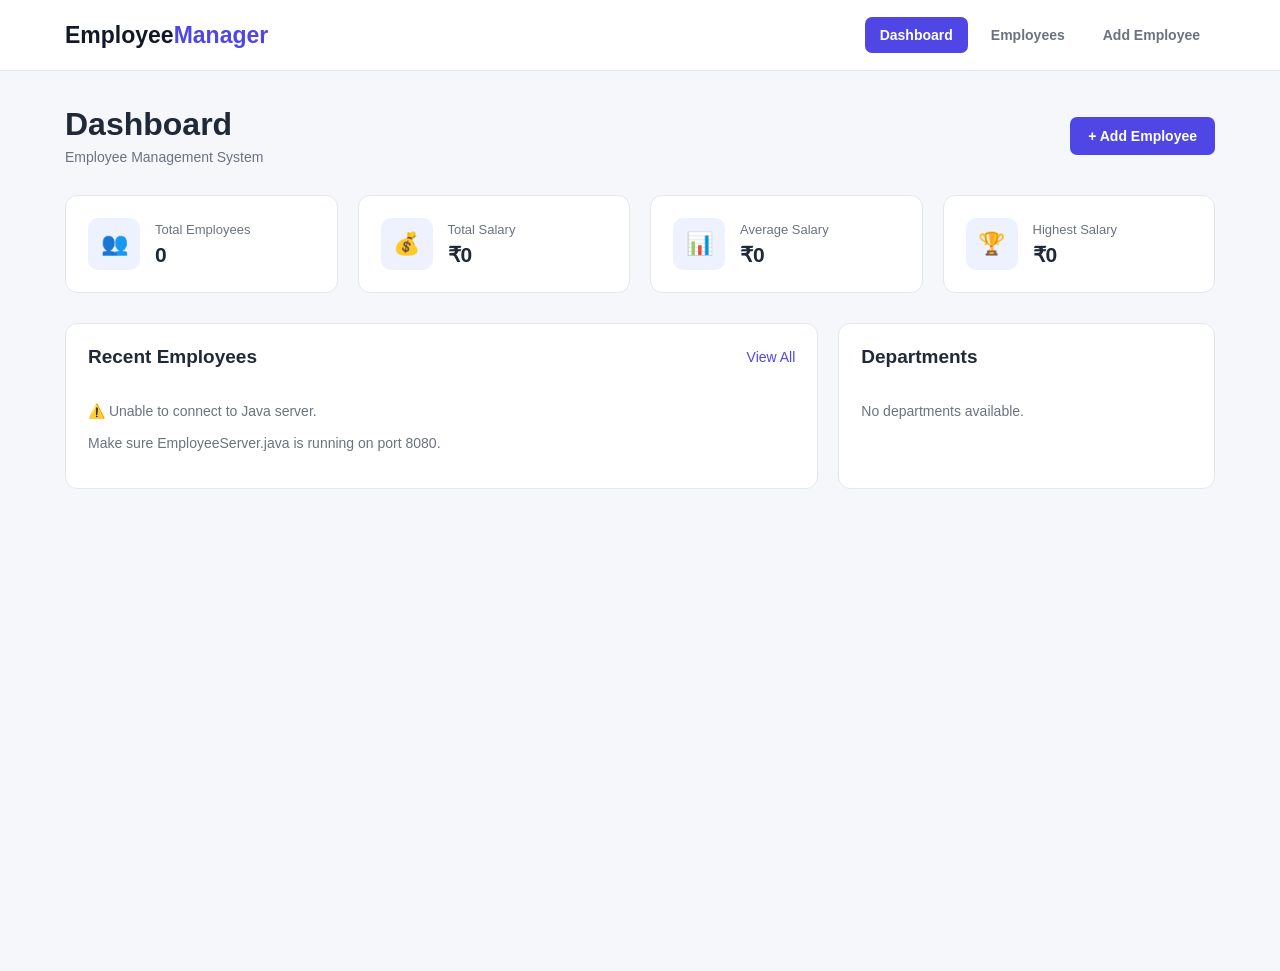
<file: EmployeeManagementSystem/frontend/index.html>
<!DOCTYPE html>
<html lang="en">

<head>

    <meta charset="UTF-8">

    <meta
        name="viewport"
        content="width=device-width, initial-scale=1.0"
    >

    <title>Employee Management System</title>

    <link
        rel="stylesheet"
        href="css/style.css"
    >

</head>

<body>

    <!-- ================= NAVBAR ================= -->

    <nav class="navbar">

        <div class="navbar-container">

            <div class="logo">
                Employee<span>Manager</span>
            </div>

            <div class="nav-links">

                <button
                    onclick="showPage('dashboard')"
                    id="dashboardNav"
                    class="nav-btn active"
                >
                    Dashboard
                </button>

                <button
                    onclick="showPage('employees')"
                    id="employeesNav"
                    class="nav-btn"
                >
                    Employees
                </button>

                <button
                    onclick="showPage('addEmployee')"
                    id="addNav"
                    class="nav-btn"
                >
                    Add Employee
                </button>

            </div>

        </div>

    </nav>


    <!-- ================= MAIN ================= -->

    <main class="main-container">


        <!-- ================= DASHBOARD ================= -->

        <section
            id="dashboardPage"
            class="page"
        >

            <div class="page-header">

                <div>

                    <h1>
                        Dashboard
                    </h1>

                    <p>
                        Employee Management System
                    </p>

                </div>

                <button
                    class="primary-btn"
                    onclick="showPage('addEmployee')"
                >
                    + Add Employee
                </button>

            </div>


            <!-- STATISTICS -->

            <div class="stats-grid">

                <div class="stat-card">

                    <div class="stat-icon">
                        👥
                    </div>

                    <div>

                        <p>
                            Total Employees
                        </p>

                        <h2 id="totalEmployees">
                            0
                        </h2>

                    </div>

                </div>


                <div class="stat-card">

                    <div class="stat-icon">
                        💰
                    </div>

                    <div>

                        <p>
                            Total Salary
                        </p>

                        <h2 id="totalSalary">
                            ₹0
                        </h2>

                    </div>

                </div>


                <div class="stat-card">

                    <div class="stat-icon">
                        📊
                    </div>

                    <div>

                        <p>
                            Average Salary
                        </p>

                        <h2 id="averageSalary">
                            ₹0
                        </h2>

                    </div>

                </div>


                <div class="stat-card">

                    <div class="stat-icon">
                        🏆
                    </div>

                    <div>

                        <p>
                            Highest Salary
                        </p>

                        <h2 id="highestSalary">
                            ₹0
                        </h2>

                    </div>

                </div>

            </div>


            <!-- DASHBOARD CONTENT -->

            <div class="dashboard-grid">


                <!-- RECENT EMPLOYEES -->

                <div class="dashboard-section">

                    <div class="section-header">

                        <h2>
                            Recent Employees
                        </h2>

                        <button
                            onclick="showPage('employees')"
                            class="view-link"
                        >
                            View All
                        </button>

                    </div>

                    <div id="recentEmployees">

                        <p class="no-data">
                            No employees available.
                        </p>

                    </div>

                </div>


                <!-- DEPARTMENTS -->

                <div class="dashboard-section">

                    <div class="section-header">

                        <h2>
                            Departments
                        </h2>

                    </div>

                    <div id="departments">

                        <p class="no-data">
                            No departments available.
                        </p>

                    </div>

                </div>

            </div>

        </section>



        <!-- ================= EMPLOYEES ================= -->

        <section
            id="employeesPage"
            class="page hidden"
        >

            <div class="page-header">

                <div>

                    <h1>
                        Employees
                    </h1>

                    <p>
                        Manage all employees
                    </p>

                </div>

                <button
                    class="primary-btn"
                    onclick="showPage('addEmployee')"
                >
                    + Add Employee
                </button>

            </div>


            <!-- SEARCH -->

            <div class="search-container">

                <span>
                    🔍
                </span>

				<input
				    type="text"
				    id="searchInput"
				    placeholder="Search by ID, name, department or role..."
				    oninput="searchEmployees()"
				>

            </div>


            <div class="result-info">

                Showing
                <strong id="employeeCount">
                    0
                </strong>
                employees

            </div>


            <!-- TABLE -->

            <div class="table-container">

                <table>

                    <thead>

                        <tr>

                            <th>
                                ID
                            </th>

                            <th>
                                Employee
                            </th>

                            <th>
                                Department
                            </th>

                            <th>
                                Role
                            </th>

                            <th>
                                Salary
                            </th>

                            <th>
                                Actions
                            </th>

                        </tr>

                    </thead>

                    <tbody id="employeeTableBody">

                    </tbody>

                </table>

            </div>

        </section>



        <!-- ================= ADD EMPLOYEE ================= -->

        <section
            id="addEmployeePage"
            class="page hidden"
        >

            <div class="page-header">

                <div>

					<h1 id="formTitle">
					    Add Employee
					</h1>
                    <p>
                        Add a new employee
                    </p>

                </div>

                <button
                    class="secondary-btn"
                    onclick="showPage('employees')"
                >
                    ← Back
                </button>

            </div>


            <div class="form-card">

                <form
                    id="employeeForm"
                    onsubmit="addEmployee(event)"
                >

                    <div
                        id="formError"
                        class="form-error hidden"
                    >
                    </div>


                    <div class="form-grid">


                        <!-- ID -->

                        <div class="form-group">

                            <label>
                                Employee ID *
                            </label>

                            <input
                                type="number"
                                id="employeeId"
                                placeholder="Example: 101"
                                required
                            >

                        </div>


                        <!-- NAME -->

                        <div class="form-group">

                            <label>
                                Employee Name *
                            </label>

                            <input
                                type="text"
                                id="employeeName"
                                placeholder="Example: Kranthi"
                                required
                            >

                        </div>


                        <!-- DEPARTMENT -->

                        <div class="form-group">

                            <label>
                                Department *
                            </label>

                            <select
                                id="employeeDepartment"
                                required
                            >

                                <option value="">
                                    Select Department
                                </option>

                                <option value="IT">
                                    IT
                                </option>

                                <option value="HR">
                                    HR
                                </option>

                                <option value="Finance">
                                    Finance
                                </option>

                                <option value="Marketing">
                                    Marketing
                                </option>

                                <option value="Operations">
                                    Operations
                                </option>

                            </select>

                        </div>


                        <!-- ROLE -->

                        <div class="form-group">

                            <label>
                                Role *
                            </label>

                            <select
                                id="employeeRole"
                                required
                            >

                                <option value="Developer">
                                    Developer
                                </option>

                                <option value="Manager">
                                    Manager
                                </option>

                                <option value="Tester">
                                    Tester
                                </option>

                                <option value="Employee">
                                    Employee
                                </option>

                            </select>

                        </div>


                        <!-- SALARY -->

                        <div class="form-group">

                            <label>
                                Salary *
                            </label>

                            <input
                                type="number"
                                id="employeeSalary"
                                placeholder="Example: 50000"
                                min="0"
                                required
                            >

                        </div>

                    </div>

					<div class="form-actions">

					    <button
					        type="submit"
					        class="primary-btn"
					        id="submitEmployeeBtn"
					    >
					        Add Employee
					    </button>

					    <button
					        type="button"
					        class="secondary-btn hidden"
					        id="cancelEditBtn"
					        onclick="cancelEdit()"
					    >
					        Cancel Edit
					    </button>

					</div>

                </form>

            </div>

        </section>

    </main>


    <!-- JAVASCRIPT -->

    <script src="js/app.js"></script>

</body>

</html>
</file>
<file: EmployeeManagementSystem/frontend/css/style.css>
/* =========================================
   RESET
========================================= */

* {
    margin: 0;
    padding: 0;
    box-sizing: border-box;
}

body {
    font-family:
        Arial,
        Helvetica,
        sans-serif;

    background: #f5f7fb;

    color: #1f2937;
}


/* =========================================
   NAVBAR
========================================= */

.navbar {
    background: white;

    border-bottom:
        1px solid #e5e7eb;

    position: sticky;

    top: 0;

    z-index: 100;
}

.navbar-container {
    max-width: 1200px;

    margin: auto;

    padding: 17px 25px;

    display: flex;

    justify-content:
        space-between;

    align-items: center;
}

.logo {
    font-size: 23px;

    font-weight: 700;

    color: #111827;
}

.logo span {
    color: #4f46e5;
}

.nav-links {
    display: flex;

    gap: 8px;
}

.nav-btn {
    border: none;

    background: transparent;

    padding: 10px 15px;

    border-radius: 7px;

    cursor: pointer;

    color: #6b7280;

    font-size: 14px;

    font-weight: 600;
}

.nav-btn:hover {
    background: #f3f4f6;

    color: #111827;
}

.nav-btn.active {
    background: #4f46e5;

    color: white;
}


/* =========================================
   MAIN
========================================= */

.main-container {
    min-height: 100vh;
}

.page {
    max-width: 1200px;

    margin: auto;

    padding: 35px 25px;
}

.hidden {
    display: none !important;
}


/* =========================================
   PAGE HEADER
========================================= */

.page-header {
    display: flex;

    justify-content:
        space-between;

    align-items: center;

    margin-bottom: 30px;
}

.page-header h1 {
    font-size: 32px;

    margin-bottom: 6px;
}

.page-header p {
    color: #6b7280;

    font-size: 14px;
}


/* =========================================
   BUTTONS
========================================= */

.primary-btn,
.secondary-btn {
    border: none;

    text-decoration: none;

    cursor: pointer;

    padding: 11px 18px;

    border-radius: 7px;

    font-size: 14px;

    font-weight: 600;
}

.primary-btn {
    background: #4f46e5;

    color: white;
}

.primary-btn:hover {
    background: #4338ca;
}

.secondary-btn {
    background: #e5e7eb;

    color: #374151;
}

.secondary-btn:hover {
    background: #d1d5db;
}


/* =========================================
   STATISTICS
========================================= */

.stats-grid {
    display: grid;

    grid-template-columns:
        repeat(4, 1fr);

    gap: 20px;

    margin-bottom: 30px;
}

.stat-card {
    background: white;

    border:
        1px solid #e5e7eb;

    border-radius: 12px;

    padding: 22px;

    display: flex;

    align-items: center;

    gap: 15px;
}

.stat-icon {
    width: 52px;

    height: 52px;

    border-radius: 10px;

    background: #eef2ff;

    display: flex;

    align-items: center;

    justify-content: center;

    font-size: 22px;
}

.stat-card p {
    color: #6b7280;

    font-size: 13px;

    margin-bottom: 6px;
}

.stat-card h2 {
    font-size: 21px;
}


/* =========================================
   DASHBOARD
========================================= */

.dashboard-grid {
    display: grid;

    grid-template-columns:
        2fr 1fr;

    gap: 20px;
}

.dashboard-section {
    background: white;

    border:
        1px solid #e5e7eb;

    border-radius: 12px;

    padding: 22px;
}

.section-header {
    display: flex;

    justify-content:
        space-between;

    align-items: center;

    margin-bottom: 20px;
}

.section-header h2 {
    font-size: 19px;
}

.view-link {
    border: none;

    background: none;

    color: #4f46e5;

    cursor: pointer;

    font-size: 14px;
}


/* =========================================
   RECENT EMPLOYEES
========================================= */

.recent-item {
    display: flex;

    align-items: center;

    gap: 12px;

    padding: 13px 0;

    border-bottom:
        1px solid #f0f0f0;
}

.recent-item:last-child {
    border-bottom: none;
}

.avatar {
    width: 40px;

    height: 40px;

    border-radius: 50%;

    background: #e0e7ff;

    color: #4338ca;

    display: flex;

    align-items: center;

    justify-content: center;

    font-weight: 700;
}

.recent-info {
    flex: 1;
}

.recent-info strong {
    display: block;
}

.recent-info span {
    color: #9ca3af;

    font-size: 13px;
}

.recent-salary {
    font-weight: 600;
}


/* =========================================
   DEPARTMENTS
========================================= */

.department-item {
    display: flex;

    justify-content:
        space-between;

    align-items: center;

    padding: 13px 15px;

    background: #f9fafb;

    border-radius: 7px;

    margin-bottom: 10px;
}

.count-badge {
    background: #e0e7ff;

    color: #4338ca;

    padding: 3px 9px;

    border-radius: 20px;

    font-size: 12px;

    font-weight: 700;
}


/* =========================================
   SEARCH
========================================= */

.search-container {
    background: white;

    border:
        1px solid #d1d5db;

    border-radius: 8px;

    padding: 12px 15px;

    display: flex;

    align-items: center;

    gap: 10px;

    margin-bottom: 10px;
}

.search-container input {
    width: 100%;

    border: none;

    outline: none;

    font-size: 14px;
}


/* =========================================
   TABLE
========================================= */

.table-container {
    background: white;

    border:
        1px solid #e5e7eb;

    border-radius: 12px;

    overflow-x: auto;
}

table {
    width: 100%;

    border-collapse: collapse;
}

thead {
    background: #f9fafb;
}

th,
td {
    text-align: left;

    padding: 16px;

    border-bottom:
        1px solid #e5e7eb;

    font-size: 14px;
}

th {
    color: #6b7280;

    font-size: 11px;

    text-transform: uppercase;
}

.table-employee {
    display: flex;

    align-items: center;

    gap: 10px;
}

.small-avatar {
    width: 38px;

    height: 38px;

    border-radius: 50%;

    background: #e0e7ff;

    color: #4338ca;

    display: flex;

    align-items: center;

    justify-content: center;

    font-weight: 700;
}

.department-badge {
    background: #eef2ff;

    color: #4338ca;

    padding: 5px 10px;

    border-radius: 20px;

    font-size: 12px;

    font-weight: 600;
}

.action-buttons {
    display: flex;

    gap: 7px;
}

.delete-btn {
    border: none;

    background: #fee2e2;

    color: #dc2626;

    padding: 7px 11px;

    border-radius: 5px;

    cursor: pointer;

    font-size: 12px;

    font-weight: 600;
}

.delete-btn:hover {
    background: #fecaca;
}


/* =========================================
   FORM
========================================= */

.form-card {
    background: white;

    border:
        1px solid #e5e7eb;

    border-radius: 12px;

    padding: 30px;
}

.form-grid {
    display: grid;

    grid-template-columns:
        repeat(2, 1fr);

    gap: 22px;

    margin-bottom: 25px;
}

.form-group {
    display: flex;

    flex-direction: column;

    gap: 7px;
}

.form-group label {
    font-size: 14px;

    font-weight: 600;
}

.form-group input,
.form-group select {
    padding: 12px;

    border:
        1px solid #d1d5db;

    border-radius: 7px;

    outline: none;

    font-size: 14px;

    background: white;
}

.form-group input:focus,
.form-group select:focus {
    border-color: #4f46e5;
}

.form-error {
    background: #fee2e2;

    color: #b91c1c;

    padding: 12px;

    border-radius: 7px;

    margin-bottom: 20px;

    font-size: 14px;
}


/* =========================================
   OTHER
========================================= */

.result-info {
    color: #6b7280;

    font-size: 13px;

    margin-bottom: 15px;
}

.no-data {
    color: #6b7280;

    font-size: 14px;

    padding: 15px 0;
}


/* =========================================
   RESPONSIVE
========================================= */

@media (max-width: 950px) {

    .stats-grid {
        grid-template-columns:
            repeat(2, 1fr);
    }

    .dashboard-grid {
        grid-template-columns: 1fr;
    }
}


@media (max-width: 650px) {

    .navbar-container {
        flex-direction: column;

        gap: 15px;
    }

    .nav-links {
        flex-wrap: wrap;

        justify-content: center;
    }

    .page {
        padding: 25px 15px;
    }

    .page-header {
        flex-direction: column;

        align-items: flex-start;

        gap: 15px;
    }

    .stats-grid {
        grid-template-columns: 1fr;
    }

    .form-grid {
        grid-template-columns: 1fr;
    }

    th,
    td {
        padding: 10px;
    }
}
.edit-btn {
    border: none;

    background: #e0e7ff;

    color: #4338ca;

    padding: 7px 11px;

    border-radius: 5px;

    cursor: pointer;

    font-size: 12px;

    font-weight: 600;
}

.edit-btn:hover {
    background: #c7d2fe;
}

.form-actions {
    display: flex;

    gap: 10px;

    align-items: center;
}
</file>
